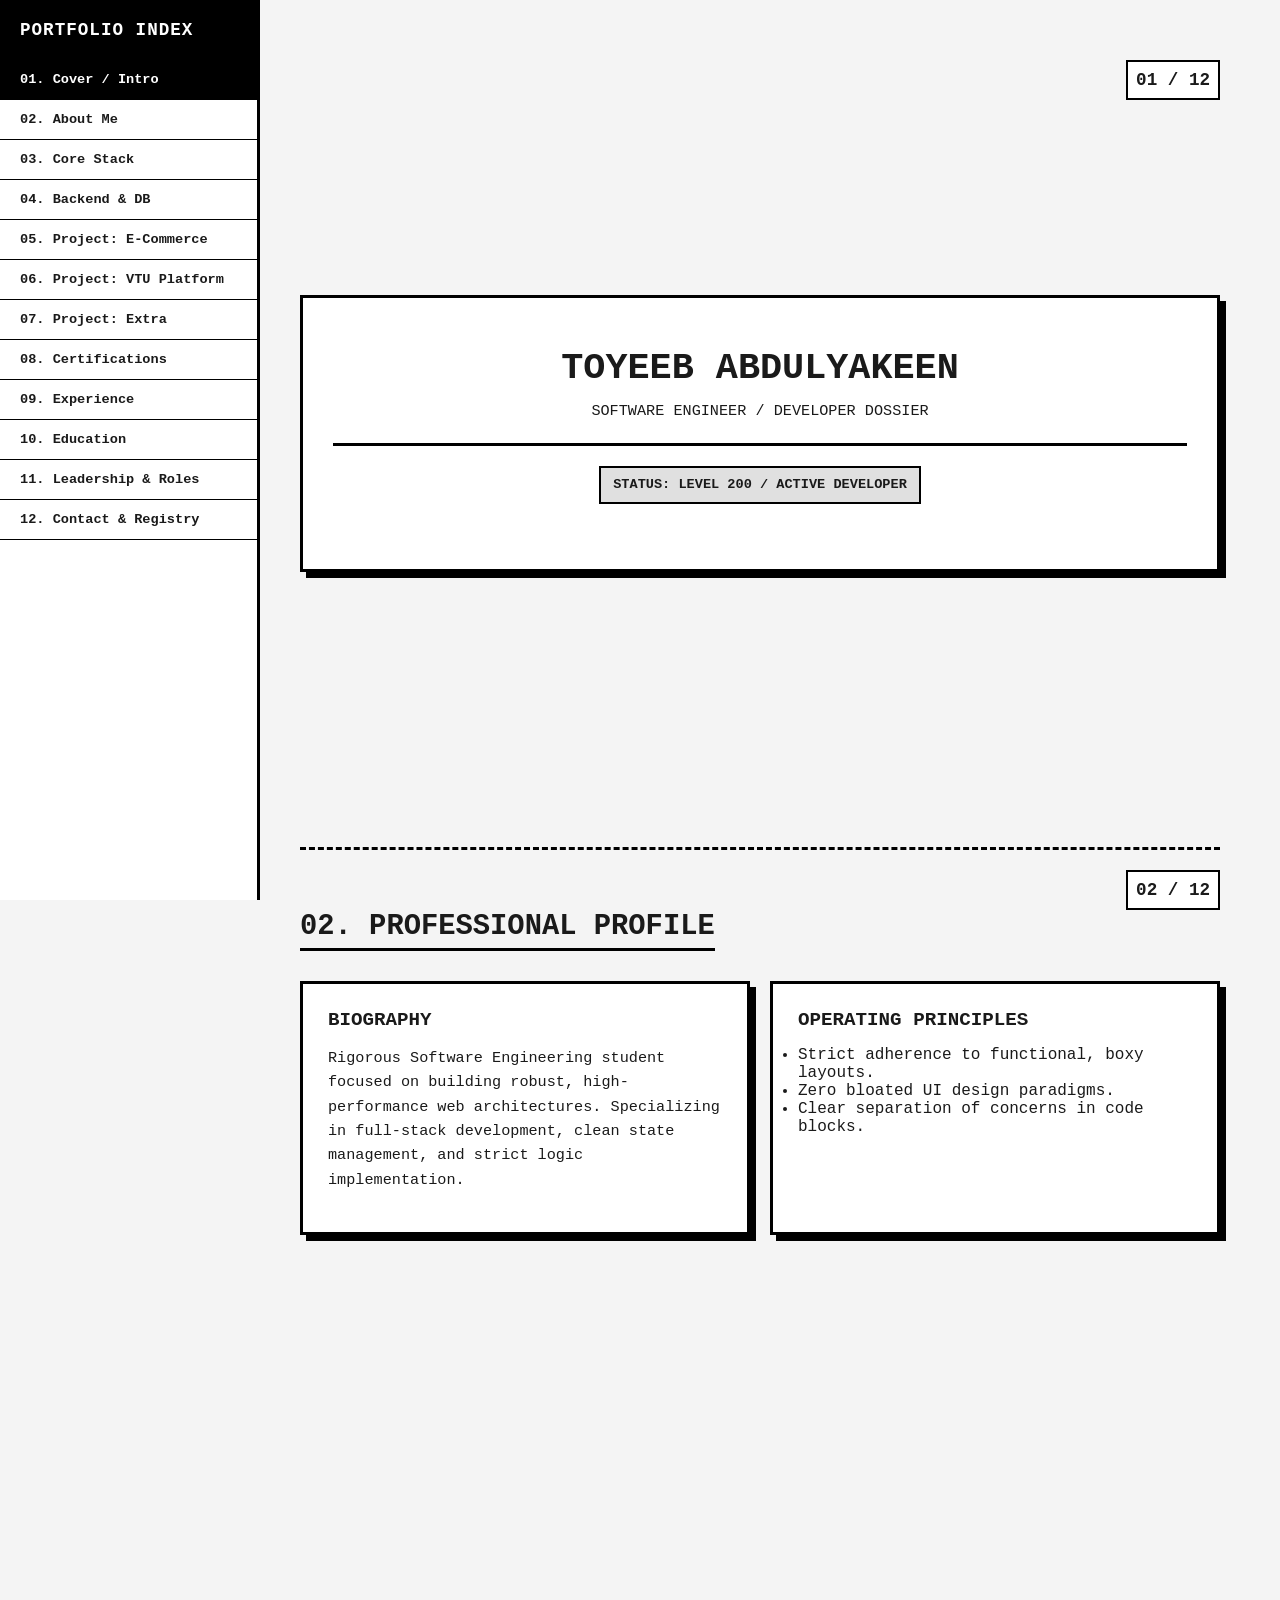
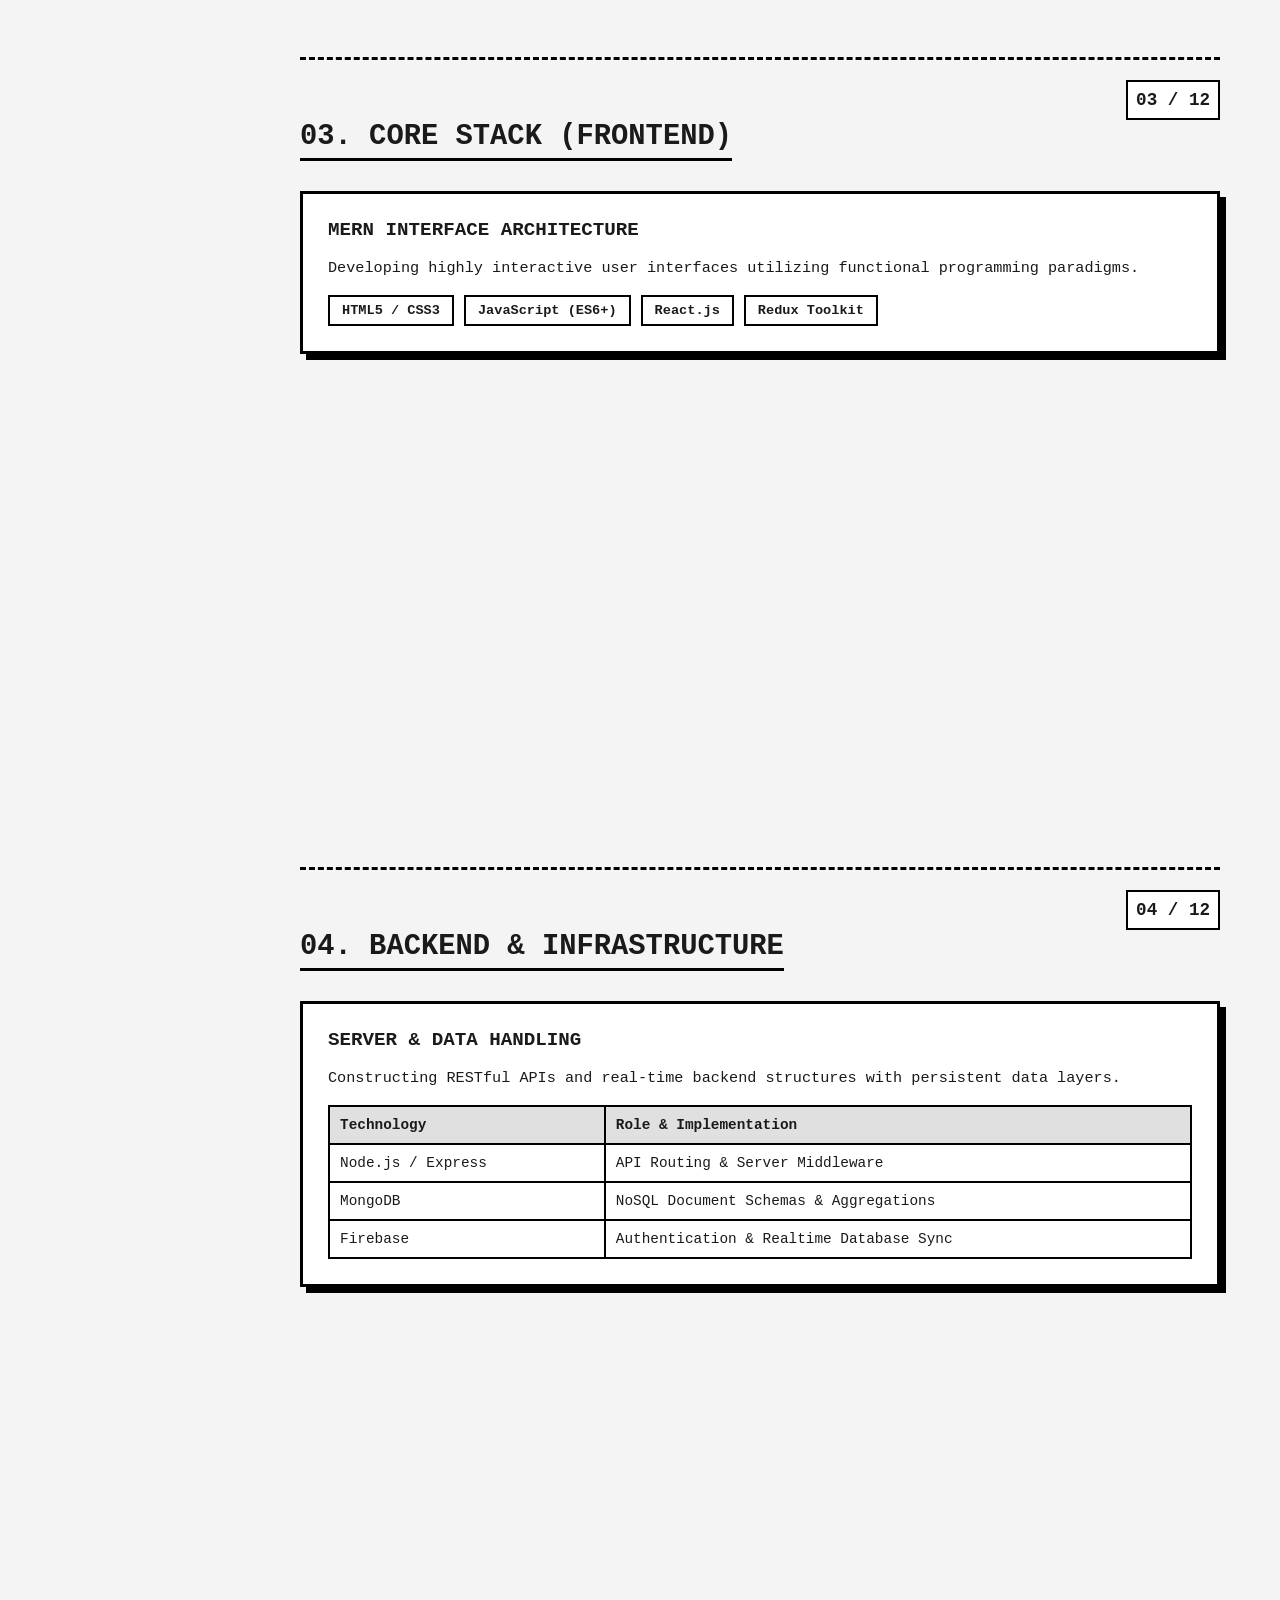
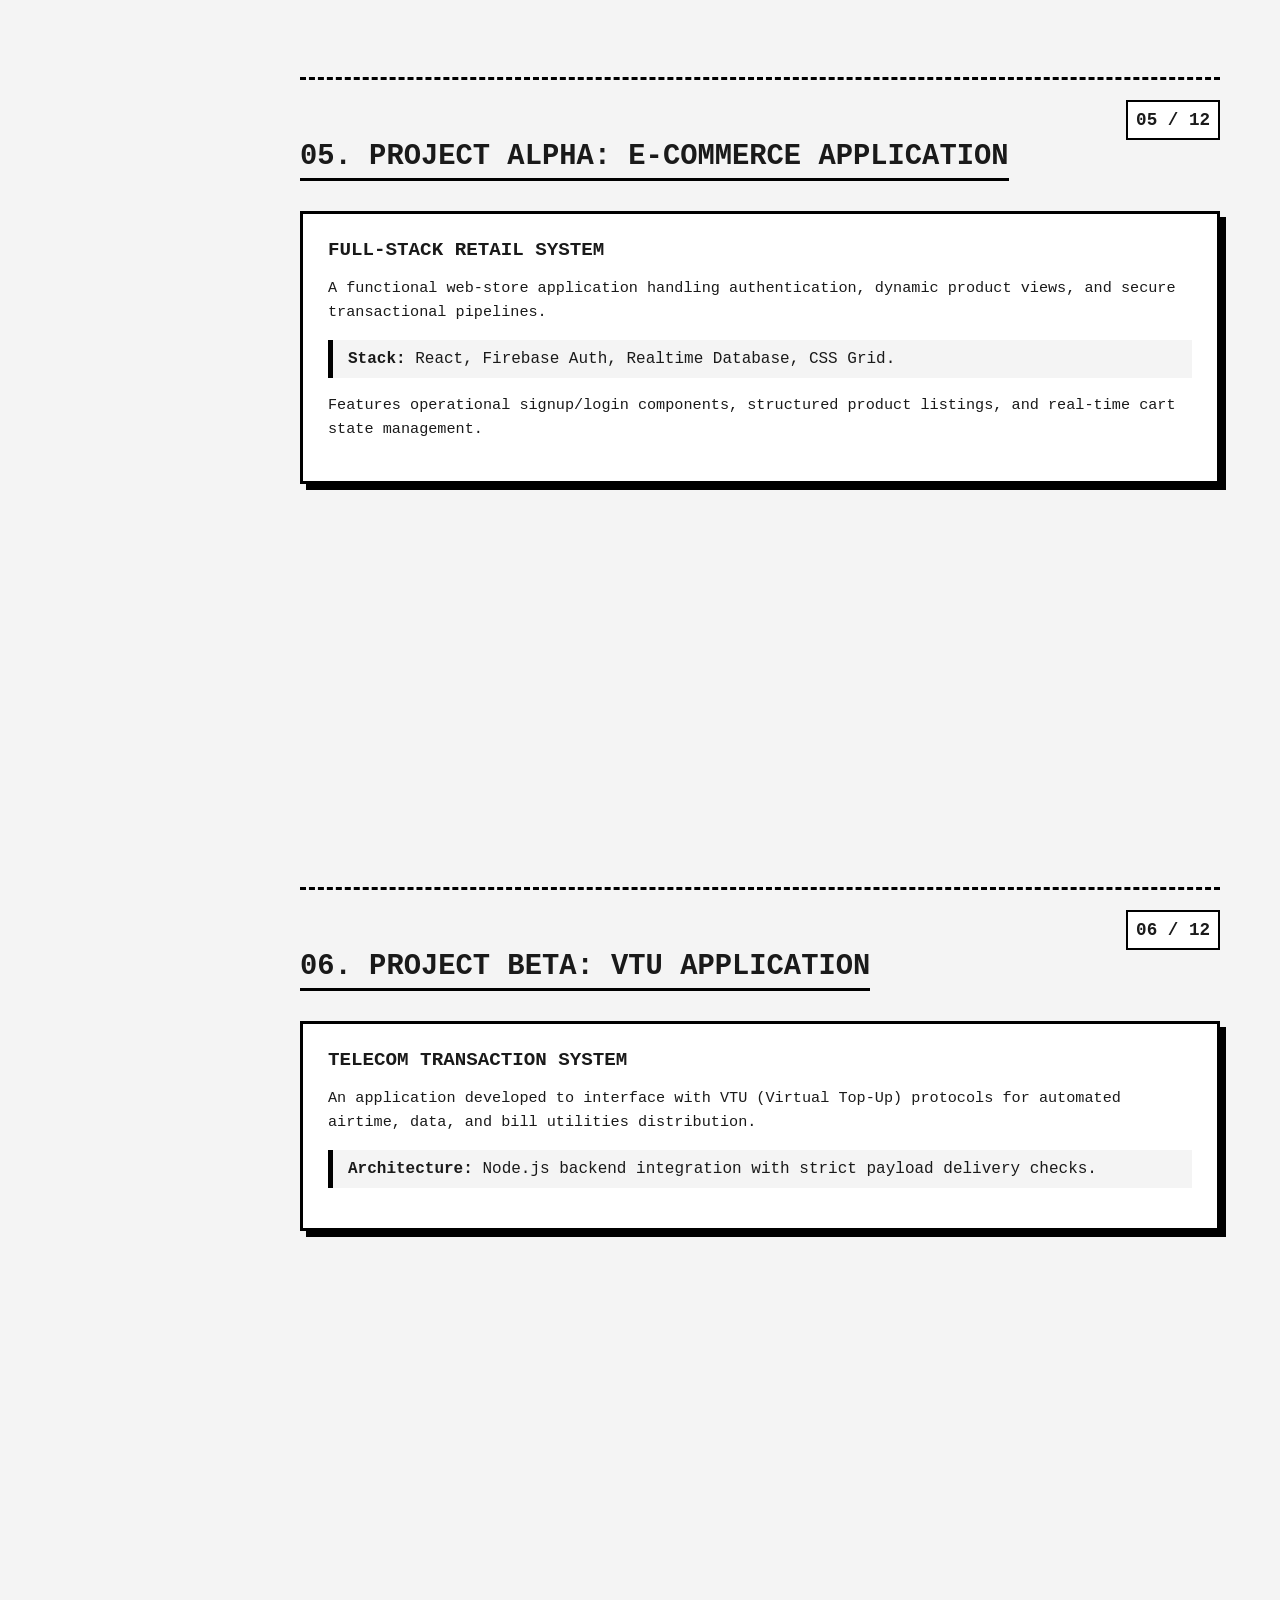
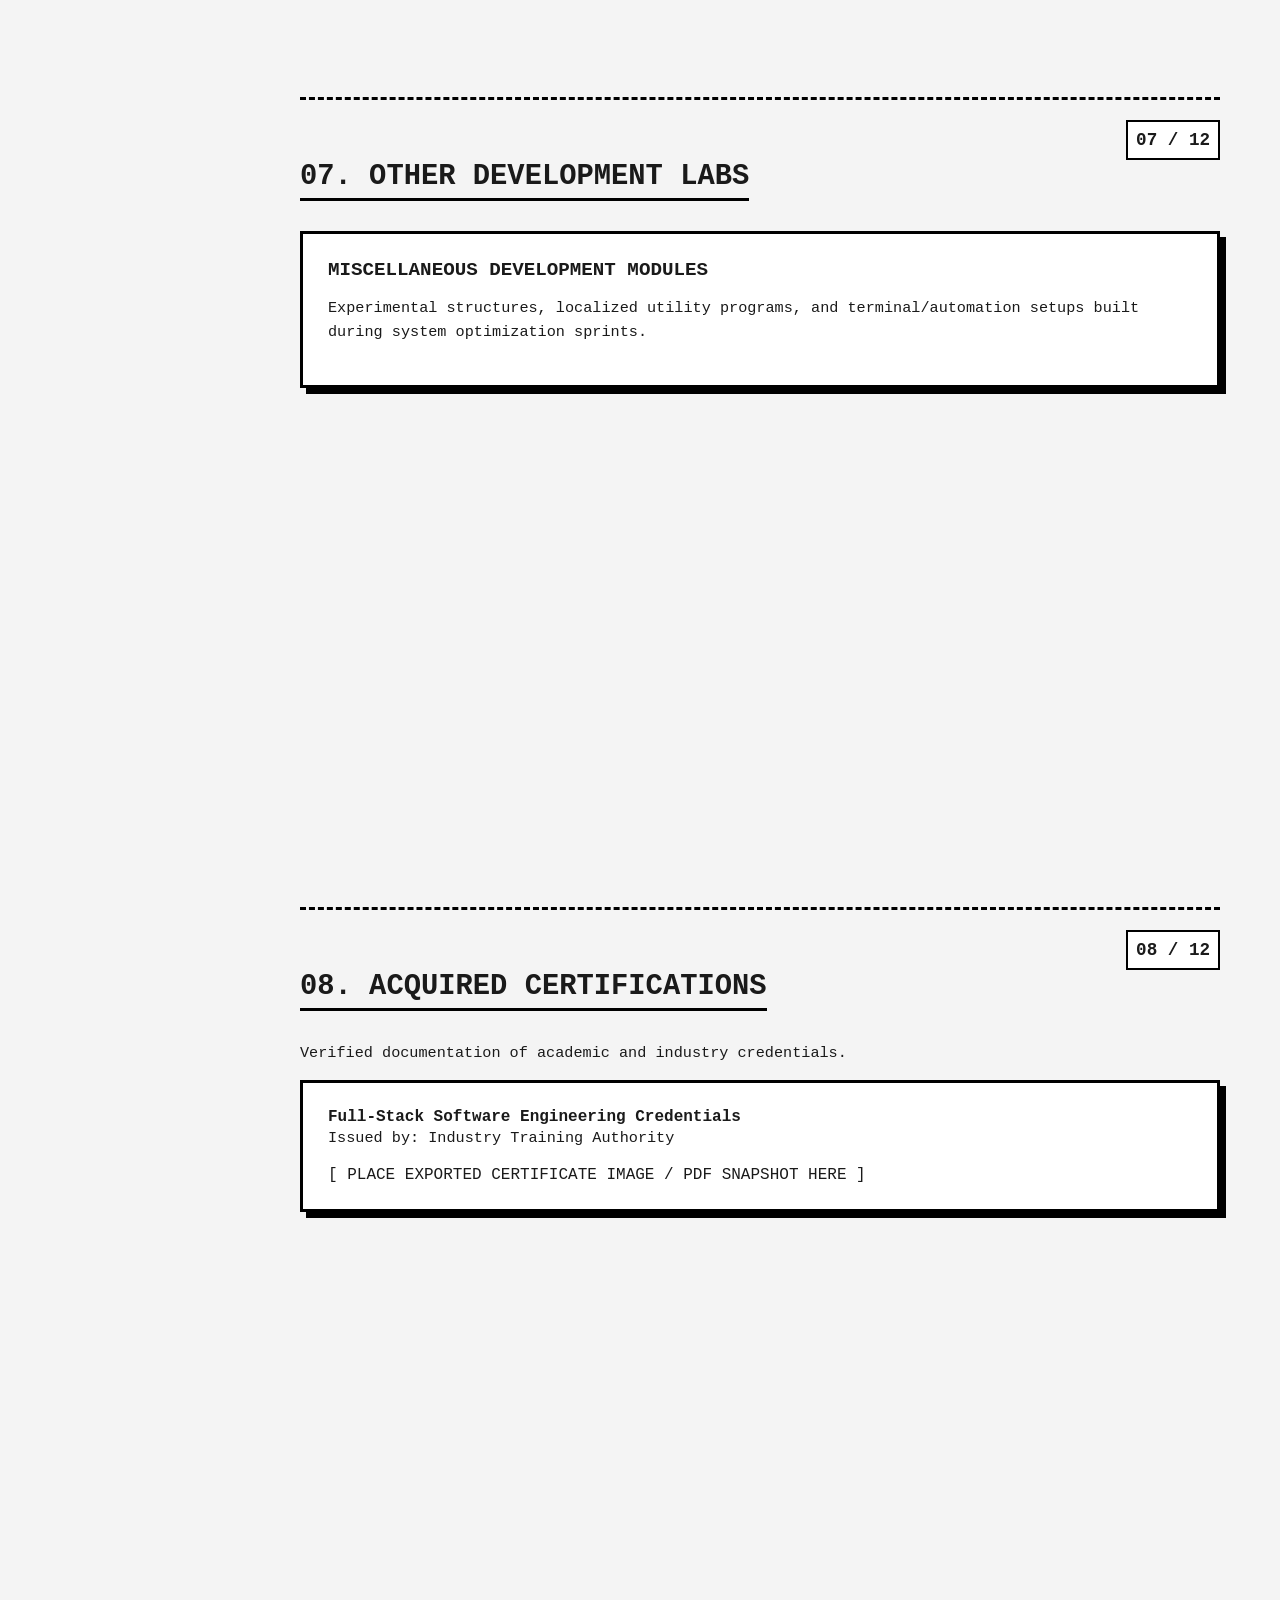
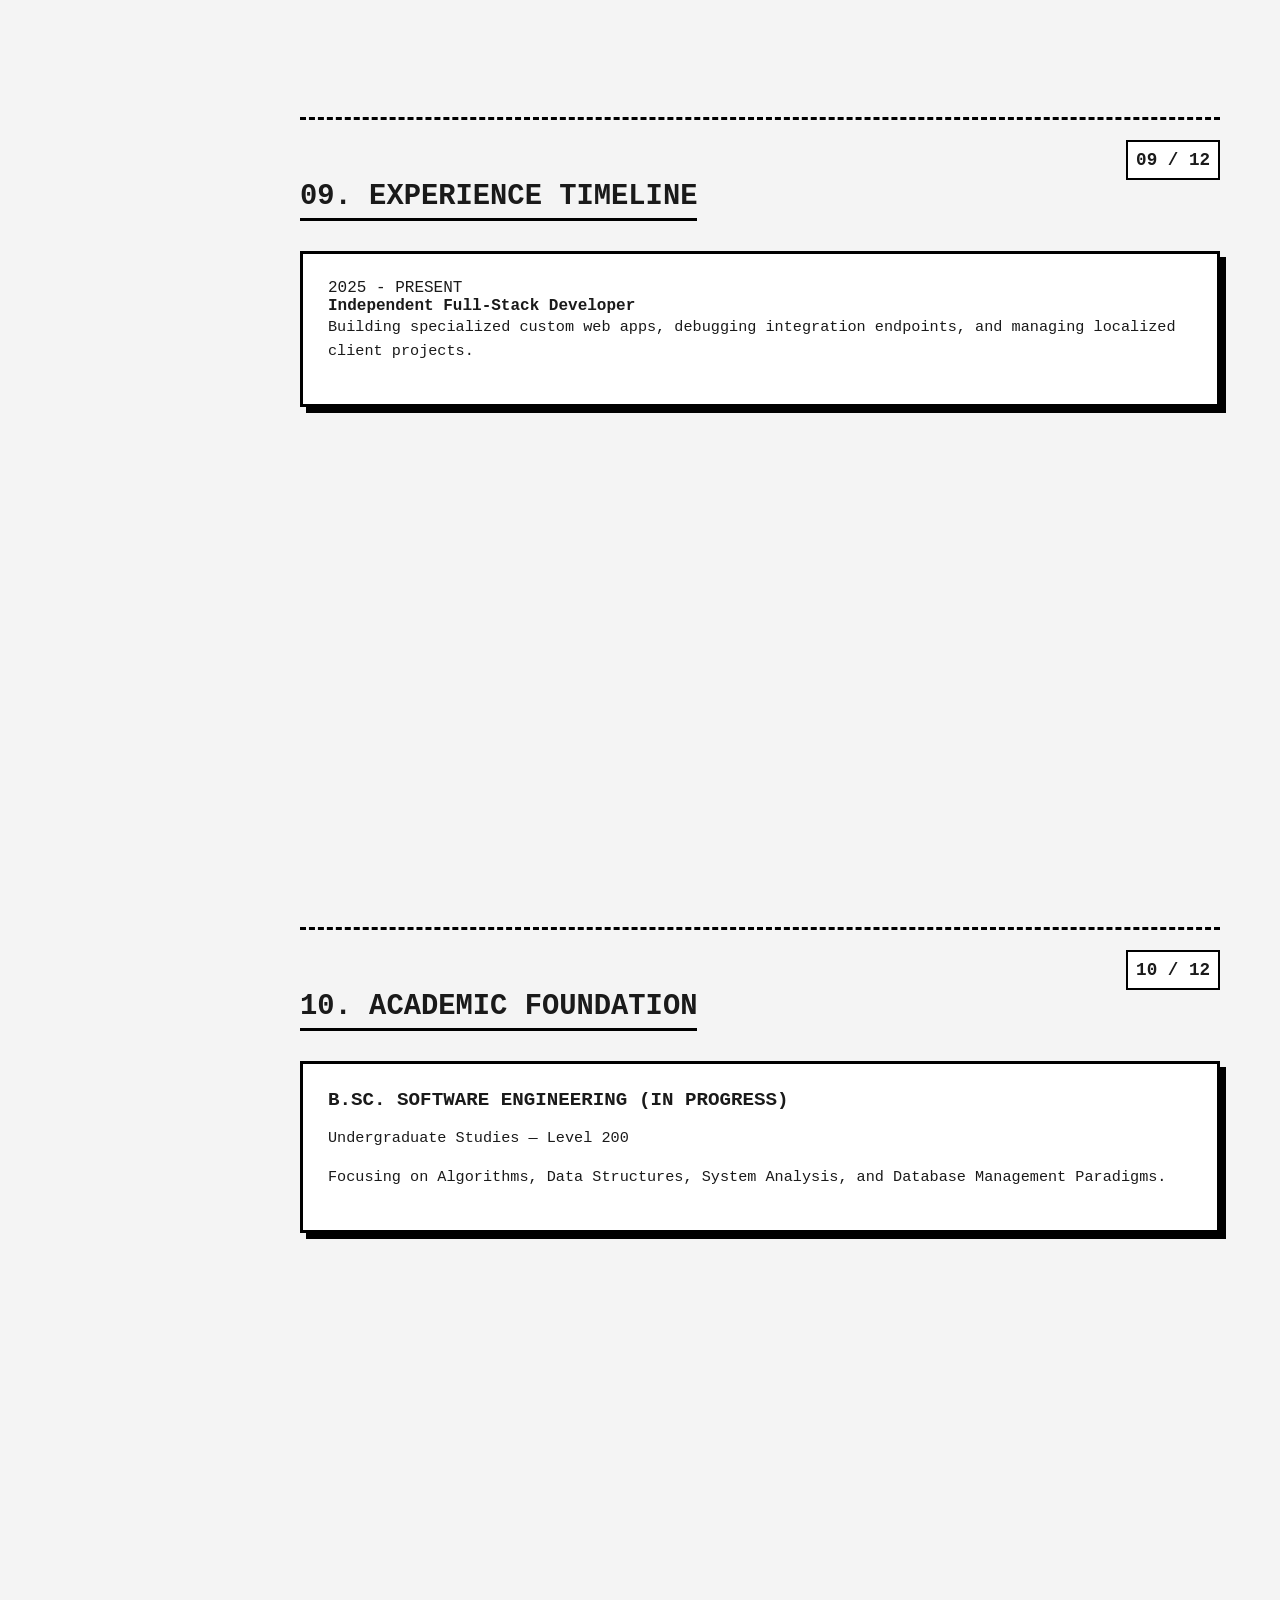
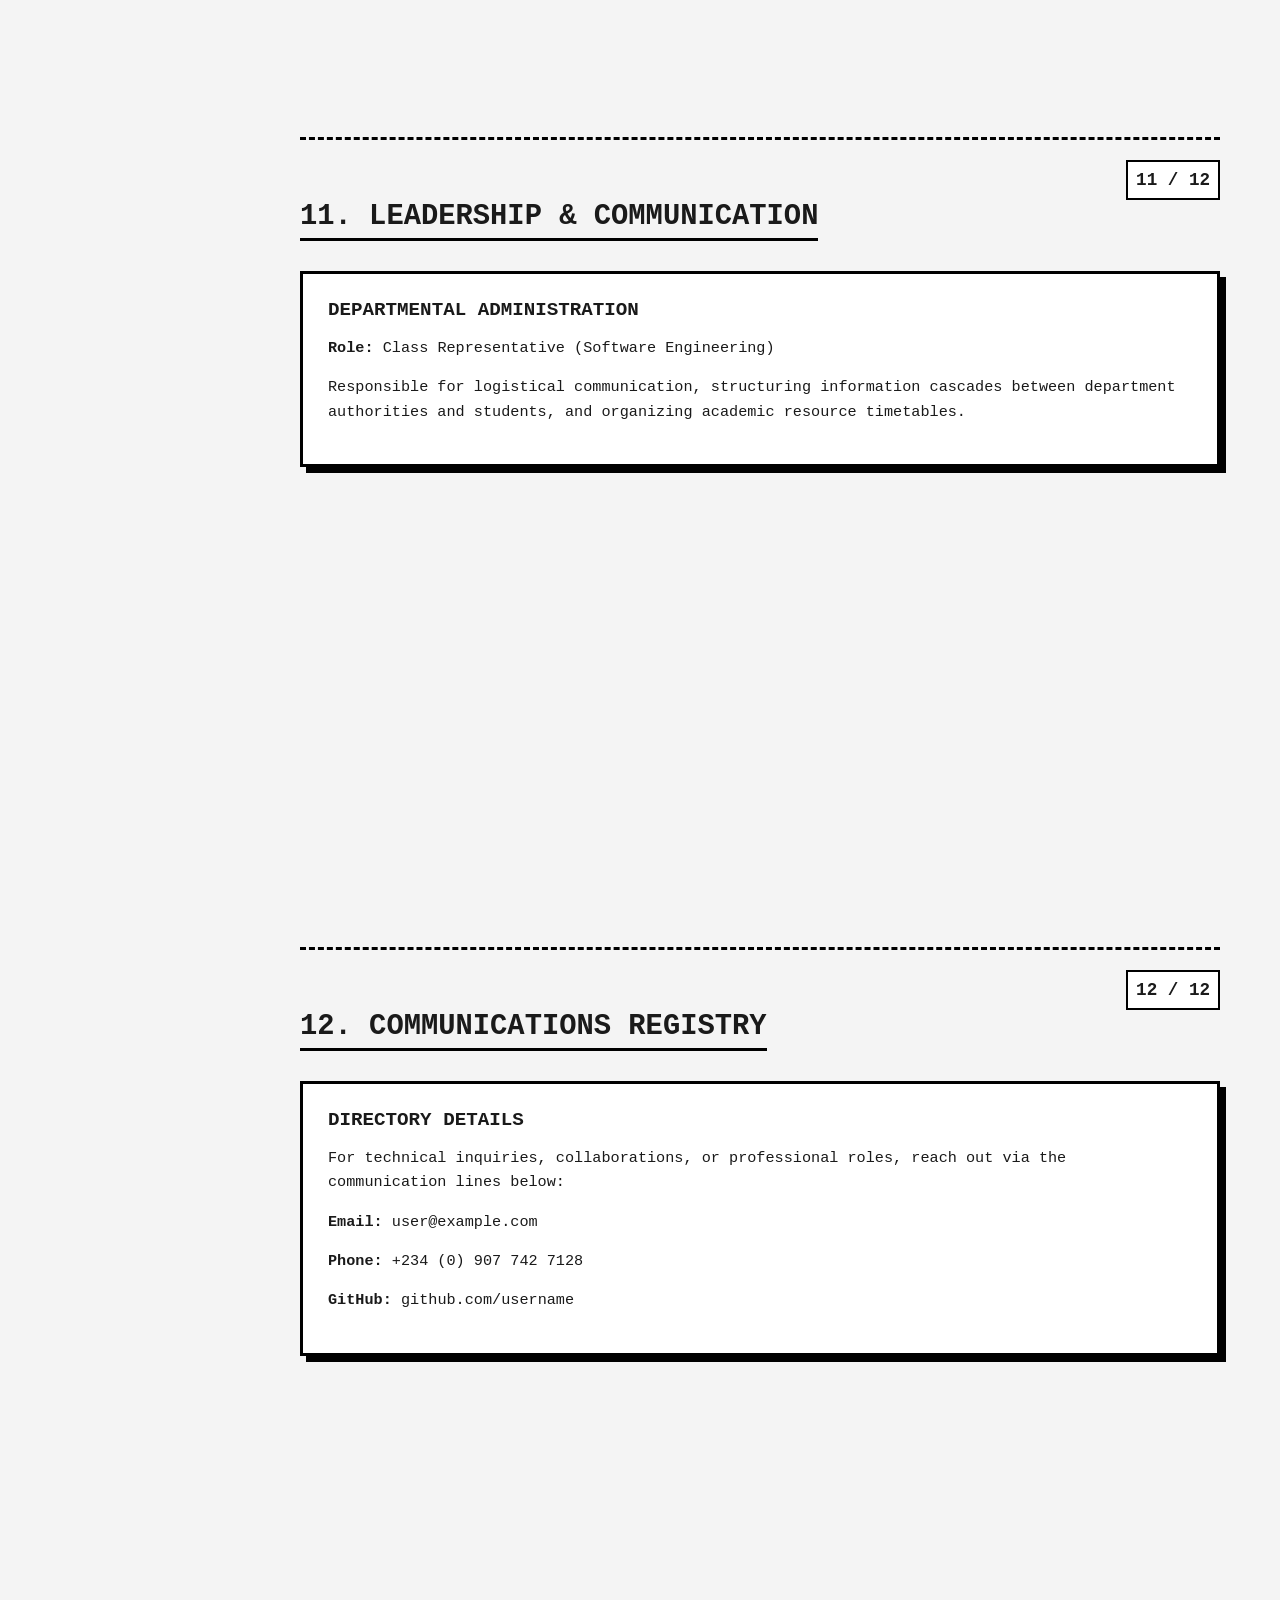
<file: portfolio.html>
<!DOCTYPE html>
<html lang="en">
<head>
    <meta charset="UTF-8">
    <meta name="viewport" content="width=device-width, initial-scale=1.0">
    <title>Developer Portfolio</title>
    <link rel="stylesheet" href="portfolio.css">
</head>
<body>

    <nav class="sidebar">
        <div class="nav-header">PORTFOLIO INDEX</div>
        <ul>
            <li><a href="#page1" class="active">01. Cover / Intro</a></li>
            <li><a href="#page2">02. About Me</a></li>
            <li><a href="#page3">03. Core Stack</a></li>
            <li><a href="#page4">04. Backend & DB</a></li>
            <li><a href="#page5">05. Project: E-Commerce</a></li>
            <li><a href="#page6">06. Project: VTU Platform</a></li>
            <li><a href="#page7">07. Project: Extra</a></li>
            <li><a href="#page8">08. Certifications</a></li>
            <li><a href="#page9">09. Experience</a></li>
            <li><a href="#page10">10. Education</a></li>
            <li><a href="#page11">11. Leadership & Roles</a></li>
            <li><a href="#page12">12. Contact & Registry</a></li>
        </ul>
    </nav>

    <main class="document-container">

        <section id="page1" class="page flex-center">
            <div class="boxy-card hero-card">
                <p class="page-number">01 / 12</p>
                <h1 class="main-title">TOYEEB ABDULYAKEEN</h1>
                <p class="subtitle">SOFTWARE ENGINEER / DEVELOPER DOSSIER</p>
                <div class="horizontal-line"></div>
                <p class="status-tag">STATUS: LEVEL 200 / ACTIVE DEVELOPER</p>
            </div>
        </section>

        <section id="page2" class="page">
            <p class="page-number">02 / 12</p>
            <h2>02. PROFESSIONAL PROFILE</h2>
            <div class="grid-2">
                <div class="boxy-card">
                    <h3>BIOGRAPHY</h3>
                    <p>Rigorous Software Engineering student focused on building robust, high-performance web architectures. Specializing in full-stack development, clean state management, and strict logic implementation.</p>
                </div>
                <div class="boxy-card">
                    <h3>OPERATING PRINCIPLES</h3>
                    <ul>
                        <li>Strict adherence to functional, boxy layouts.</li>
                        <li>Zero bloated UI design paradigms.</li>
                        <li>Clear separation of concerns in code blocks.</li>
                    </ul>
                </div>
            </div>
        </section>

        <section id="page3" class="page">
            <p class="page-number">03 / 12</p>
            <h2>03. CORE STACK (FRONTEND)</h2>
            <div class="boxy-card">
                <h3>MERN INTERFACE ARCHITECTURE</h3>
                <p>Developing highly interactive user interfaces utilizing functional programming paradigms.</p>
                <div class="tech-grid">
                    <span class="tech-tag">HTML5 / CSS3</span>
                    <span class="tech-tag">JavaScript (ES6+)</span>
                    <span class="tech-tag">React.js</span>
                    <span class="tech-tag">Redux Toolkit</span>
                </div>
            </div>
        </section>

        <section id="page4" class="page">
            <p class="page-number">04 / 12</p>
            <h2>04. BACKEND & INFRASTRUCTURE</h2>
            <div class="boxy-card">
                <h3>SERVER & DATA HANDLING</h3>
                <p>Constructing RESTful APIs and real-time backend structures with persistent data layers.</p>
                <table class="boxy-table">
                    <thead>
                        <tr>
                            <th>Technology</th>
                            <th>Role & Implementation</th>
                        </tr>
                    </thead>
                    <tbody>
                        <tr><td>Node.js / Express</td><td>API Routing & Server Middleware</td></tr>
                        <tr><td>MongoDB</td><td>NoSQL Document Schemas & Aggregations</td></tr>
                        <tr><td>Firebase</td><td>Authentication & Realtime Database Sync</td></tr>
                    </tbody>
                </table>
            </div>
        </section>

        <section id="page5" class="page">
            <p class="page-number">05 / 12</p>
            <h2>05. PROJECT ALPHA: E-COMMERCE APPLICATION</h2>
            <div class="boxy-card">
                <h3>FULL-STACK RETAIL SYSTEM</h3>
                <p>A functional web-store application handling authentication, dynamic product views, and secure transactional pipelines.</p>
                <div class="nested-box">
                    <strong>Stack:</strong> React, Firebase Auth, Realtime Database, CSS Grid.
                </div>
                <p>Features operational signup/login components, structured product listings, and real-time cart state management.</p>
            </div>
        </section>

        <section id="page6" class="page">
            <p class="page-number">06 / 12</p>
            <h2>06. PROJECT BETA: VTU APPLICATION</h2>
            <div class="boxy-card">
                <h3>TELECOM TRANSACTION SYSTEM</h3>
                <p>An application developed to interface with VTU (Virtual Top-Up) protocols for automated airtime, data, and bill utilities distribution.</p>
                <div class="nested-box">
                    <strong>Architecture:</strong> Node.js backend integration with strict payload delivery checks.
                </div>
            </div>
        </section>

        <section id="page7" class="page">
            <p class="page-number">07 / 12</p>
            <h2>07. OTHER DEVELOPMENT LABS</h2>
            <div class="boxy-card">
                <h3>MISCELLANEOUS DEVELOPMENT MODULES</h3>
                <p>Experimental structures, localized utility programs, and terminal/automation setups built during system optimization sprints.</p>
            </div>
        </section>

        <section id="page8" class="page">
            <p class="page-number">08 / 12</p>
            <h2>08. ACQUIRED CERTIFICATIONS</h2>
            <p class="section-desc">Verified documentation of academic and industry credentials.</p>
            
            <div class="cert-container">
                <div class="boxy-card cert-card">
                    <div class="cert-meta">
                        <h4>Full-Stack Software Engineering Credentials</h4>
                        <p>Issued by: Industry Training Authority</p>
                    </div>
                    <div class="cert-image-placeholder">
                        <span>[ PLACE EXPORTED CERTIFICATE IMAGE / PDF SNAPSHOT HERE ]</span>
                    </div>
                </div>
            </div>
        </section>

        <section id="page9" class="page">
            <p class="page-number">09 / 12</p>
            <h2>09. EXPERIENCE TIMELINE</h2>
            <div class="timeline">
                <div class="boxy-card timeline-item">
                    <span class="date">2025 - PRESENT</span>
                    <h4>Independent Full-Stack Developer</h4>
                    <p>Building specialized custom web apps, debugging integration endpoints, and managing localized client projects.</p>
                </div>
            </div>
        </section>

        <section id="page10" class="page">
            <p class="page-number">10 / 12</p>
            <h2>10. ACADEMIC FOUNDATION</h2>
            <div class="boxy-card">
                <h3>B.Sc. Software Engineering (In Progress)</h3>
                <p>Undergraduate Studies — Level 200</p>
                <p>Focusing on Algorithms, Data Structures, System Analysis, and Database Management Paradigms.</p>
            </div>
        </section>

        <section id="page11" class="page">
            <p class="page-number">11 / 12</p>
            <h2>11. LEADERSHIP & COMMUNICATION</h2>
            <div class="boxy-card">
                <h3>DEPARTMENTAL ADMINISTRATION</h3>
                <p><strong>Role:</strong> Class Representative (Software Engineering)</p>
                <p>Responsible for logistical communication, structuring information cascades between department authorities and students, and organizing academic resource timetables.</p>
            </div>
        </section>

        <section id="page12" class="page">
            <p class="page-number">12 / 12</p>
            <h2>12. COMMUNICATIONS REGISTRY</h2>
            <div class="boxy-card">
                <h3>DIRECTORY DETAILS</h3>
                <p>For technical inquiries, collaborations, or professional roles, reach out via the communication lines below:</p>
                
                <div class="contact-details">
                    <p><strong>Email:</strong> user@example.com</p>
                    <p><strong>Phone:</strong> +234 (0) 907 742 7128</p>
                    <p><strong>GitHub:</strong> github.com/username</p>
                </div>
            </div>
        </section>

    </main>

    <script src="portfolio.js"></script>
</body>
</html>
</file>
<file: portfolio.css>
/* --- BRUTALIST & BOXY DESIGN SCHEME --- */
:root {
    --bg-color: #f4f4f4;
    --text-color: #1a1a1a;
    --border-color: #000000;
    --accent-color: #e0e0e0;
    --sidebar-width: 260px;
    --border-thick: 3px;
}

* {
    box-sizing: border-box;
    margin: 0;
    padding: 0;
    font-family: 'Courier New', Courier, monospace, sans-serif;
    border-radius: 0 !important; /* Forces strict box shapes everywhere */
}

html {
    scroll-behavior: smooth;
    background-color: var(--bg-color);
    color: var(--text-color);
}

body {
    display: flex;
}

/* --- SIDEBAR NAV --- */
.sidebar {
    position: fixed;
    top: 0;
    left: 0;
    width: var(--sidebar-width);
    height: 100vh;
    background-color: #ffffff;
    border-right: var(--border-thick) solid var(--border-color);
    display: flex;
    flex-direction: column;
    z-index: 100;
}

.nav-header {
    padding: 20px;
    font-weight: bold;
    background-color: var(--border-color);
    color: #ffffff;
    font-size: 1.1rem;
    letter-spacing: 1px;
}

.sidebar ul {
    list-style: none;
    overflow-y: auto;
}

.sidebar li a {
    display: block;
    padding: 12px 20px;
    color: var(--text-color);
    text-decoration: none;
    font-size: 0.85rem;
    font-weight: bold;
    border-bottom: 1px solid var(--border-color);
}

.sidebar li a:hover,
.sidebar li a.active {
    background-color: var(--border-color);
    color: #ffffff;
}

/* --- MAIN DOCUMENT SYSTEM --- */
.document-container {
    margin-left: var(--sidebar-width);
    width: calc(100% - var(--sidebar-width));
    padding: 40px;
    max-width: 1000px;
}

/* Individual Pages */
.page {
    min-height: 90vh;
    padding: 60px 0;
    border-bottom: var(--border-thick) dashed var(--border-color);
    position: relative;
}

.page:last-child {
    border-bottom: none;
}

.page-number {
    position: absolute;
    top: 20px;
    right: 0;
    font-weight: bold;
    font-size: 1.1rem;
    border: 2px solid var(--border-color);
    padding: 4px 8px;
    background-color: #ffffff;
}

.flex-center {
    display: flex;
    align-items: center;
    justify-content: center;
}

/* Typography */
h1.main-title {
    font-size: 2.3rem;
    line-height: 1.1;
    margin-bottom: 10px;
}

h2 {
    font-size: 1.8rem;
    margin-bottom: 30px;
    text-transform: uppercase;
    display: inline-block;
    border-bottom: var(--border-thick) solid var(--border-color);
    padding-bottom: 5px;
}

h3 {
    font-size: 1.2rem;
    margin-bottom: 15px;
    text-transform: uppercase;
}

p {
    line-height: 1.6;
    margin-bottom: 15px;
    font-size: 0.95rem;
}

/* --- REUSABLE BOXY CARDS --- */
.boxy-card {
    background: #ffffff;
    border: var(--border-thick) solid var(--border-color);
    padding: 25px;
    margin-bottom: 20px;
    box-shadow: 6px 6px 0px var(--border-color); /* Flat Hard Shadow instead of Blur */
}

.hero-card {
    text-align: center;
    width: 100%;
    padding: 50px 30px;
}

.horizontal-line {
    height: var(--border-thick);
    background-color: var(--border-color);
    margin: 20px 0;
}

.status-tag {
    display: inline-block;
    background-color: var(--accent-color);
    padding: 6px 12px;
    font-weight: bold;
    font-size: 0.85rem;
    border: 2px solid var(--border-color);
}

/* Layout Utilities */
.grid-2 {
    display: grid;
    grid-template-columns: 1fr 1fr;
    gap: 20px;
}

/* Tech Tags */
.tech-grid {
    display: flex;
    flex-wrap: wrap;
    gap: 10px;
    margin-top: 15px;
}

.tech-tag {
    background-color: #ffffff;
    border: 2px solid var(--border-color);
    padding: 6px 12px;
    font-size: 0.85rem;
    font-weight: bold;
}

/* Tables */
.boxy-table {
    width: 100%;
    border-collapse: collapse;
    margin-top: 15px;
}

.boxy-table th, .boxy-table td {
    border: 2px solid var(--border-color);
    padding: 10px;
    text-align: left;
    font-size: 0.9rem;
}

.boxy-table th {
    background-color: var(--accent-color);
}

.nested-box {
    border-left: 5px solid var(--border-color);
    background-color: var(--bg-color);
    padding: 10px 15px;
    margin: 15px 0;
}

/* --- COMPONENT SPECIFICS --- */

/* Hero Profile Image Setup */
.profile-img-container {
    margin-bottom: 20px;
    display: flex;
    justify-content: center;
}

.portfolio-avatar {
    width: 130px;
    height: 130px;
    object-fit: cover;
    border: var(--border-thick) solid var(--border-color);
    box-shadow: 4px 4px 0px var(--border-color);
}

/* Project Links Style */
.project-link {
    color: var(--text-color);
    font-weight: bold;
    text-decoration: none;
    border-bottom: 2px solid var(--border-color);
    display: inline-block;
    margin-top: 5px;
}

.project-link:hover {
    background-color: var(--border-color);
    color: #ffffff;
}

/* Mentorship Special Highlight Styling */
.framework-callout {
    border-left: 8px solid var(--border-color);
    background-color: #ffffff;
}

/* Clickable Certificate Link Frame Handling */
.cert-link-wrapper {
    display: block;
    text-decoration: none;
    cursor: pointer;
}

.cert-image-frame {
    width: 100%;
    border: var(--border-thick) solid var(--border-color);
    background-color: var(--bg-color);
    margin-top: 15px;
    overflow: hidden;
}

.cert-image-frame:hover {
    box-shadow: 4px 4px 0px var(--border-color);
    transition: transform 0.1s ease, box-shadow 0.1s ease;
}

.cert-img {
    width: 100%;
    height: auto;
    display: block;
}

/* --- MEDIA LAB RESPONSIVE SYSTEM --- */

/* Flexible Local Video Container Formatting */
.video-container video {
    border: 2px solid var(--border-color);
    width: 100%;
    background-color: var(--border-color);
}

/* Custom Responsive Iframe Wrapper for YouTube (16:9 Aspect Ratio) */
.responsive-iframe-wrapper {
    position: relative;
    padding-bottom: 56.25%; /* Standard video aspect ratio ratio mapping */
    height: 0;
    overflow: hidden;
    border: var(--border-thick) solid var(--border-color);
    box-shadow: 4px 4px 0px var(--border-color);
    margin-top: 15px;
}

.responsive-iframe-wrapper iframe {
    position: absolute;
    top: 0;
    left: 0;
    width: 100%;
    height: 100%;
}

/* Style optimization for clean standard layout integration */
audio {
    outline: none;
}

/* Responsive adjustments */
@media (max-width: 768px) {
    body {
        flex-direction: column;
    }
    .sidebar {
        position: relative;
        width: 100%;
        height: auto;
        border-right: none;
        border-bottom: var(--border-thick) solid var(--border-color);
    }
    .document-container {
        margin-left: 0;
        width: 100%;
        padding: 15px;
    }
    .grid-2 {
        grid-template-columns: 1fr;
    }
}
</file>
